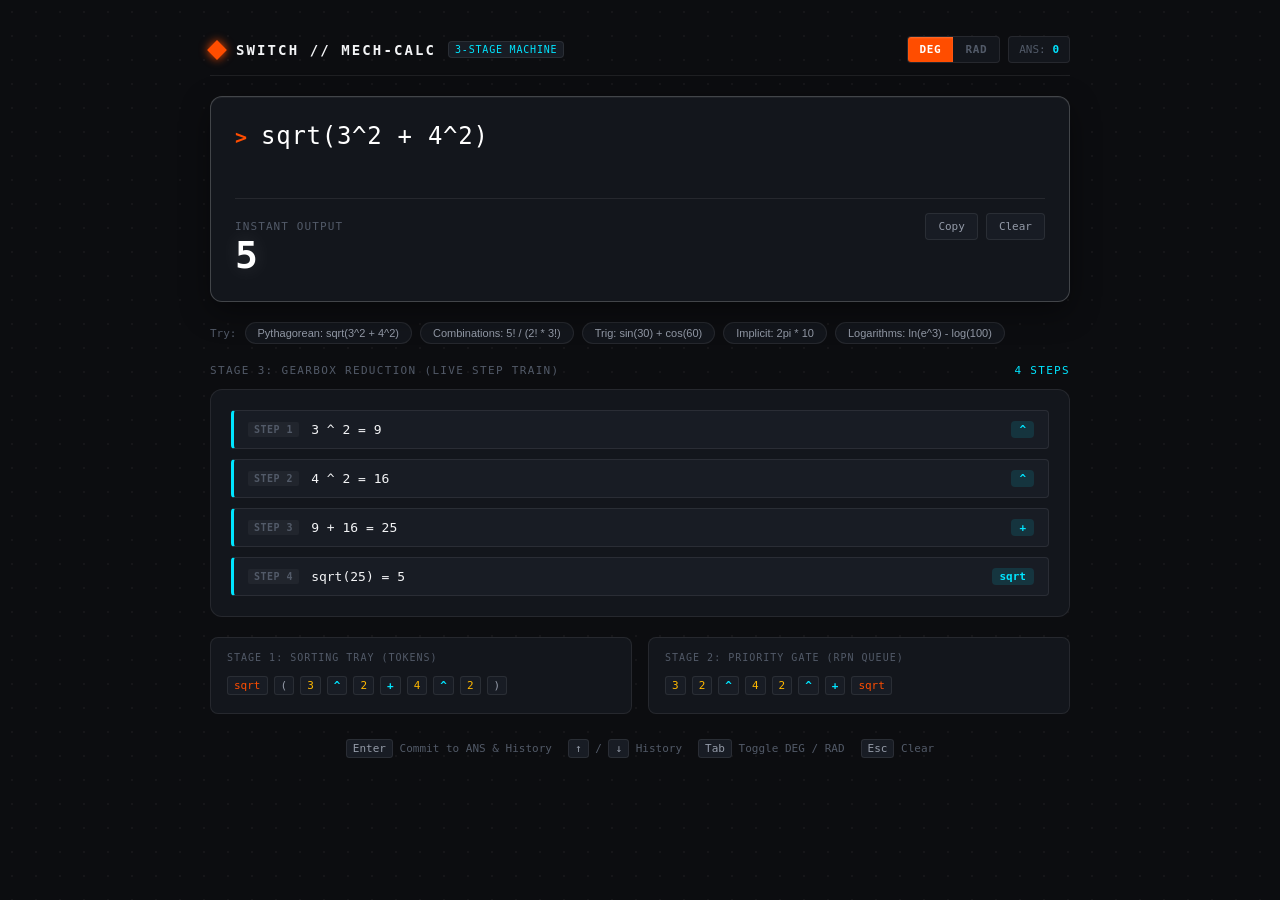
<file: index.html>
<!DOCTYPE html>
<html lang="en">
<head>
  <meta charset="UTF-8">
  <meta name="viewport" content="width=device-width, initial-scale=1.0">
  <meta name="description" content="Avant-Garde Mechanical Scientific Calculator. Pure no-magic 3-stage switch architecture with live mechanical step visualization.">
  <title>SWITCH // Mechanical Scientific Calculator</title>
  <link rel="stylesheet" href="style.css">
</head>
<body>
  <div class="app-container">
    
    <!-- Top Bar: Diagnostics & Status -->
    <header class="top-bar">
      <div class="brand">
        <span class="brand-icon"></span>
        <h1 class="brand-title">SWITCH // MECH-CALC</h1>
        <span class="brand-tag">3-Stage Machine</span>
      </div>

      <div class="status-controls">
        <div class="mode-toggle" id="mode-toggle" role="radiogroup" aria-label="Angle Measurement Mode">
          <button type="button" class="mode-btn active" id="btn-deg" data-mode="deg">DEG</button>
          <button type="button" class="mode-btn" id="btn-rad" data-mode="rad">RAD</button>
        </div>
        <div class="ans-badge" id="ans-badge">ANS: <span id="ans-val">0</span></div>
      </div>
    </header>

    <!-- Main Mechanical Console Deck -->
    <main class="console-deck">
      <div class="prompt-line">
        <span class="prompt-prefix">&gt;</span>
        <input 
          type="text" 
          id="formula-input" 
          class="formula-input" 
          placeholder="Type formula (e.g. 2 + sqrt(16) * 3 - sin(30))..." 
          autocomplete="off" 
          spellcheck="false"
          autofocus
        />
      </div>

      <!-- Character Alignment Marker / Error Arrow -->
      <div class="pointer-line" id="pointer-line" aria-hidden="true">
        <span class="pointer-arrow" id="pointer-arrow" style="display: none;">▲</span>
      </div>

      <!-- Dynamic Error Notification -->
      <div class="error-banner" id="error-banner">
        <span id="error-icon">⚠</span>
        <span id="error-text"></span>
      </div>

      <!-- Big Live Result -->
      <div class="answer-panel">
        <div>
          <div class="answer-label">Instant Output</div>
          <div class="answer-display soft" id="answer-display">—</div>
        </div>
        <div class="answer-actions">
          <button type="button" class="icon-btn" id="btn-copy" title="Copy answer to clipboard">Copy</button>
          <button type="button" class="icon-btn" id="btn-clear" title="Clear console">Clear</button>
        </div>
      </div>
    </main>

    <!-- Interactive Formula Chips -->
    <section class="quick-chips" aria-label="Example Formulas">
      <span style="font-size: 11px; color: var(--text-muted); align-self: center;">Try:</span>
      <button type="button" class="chip" data-expr="sqrt(3^2 + 4^2)">Pythagorean: sqrt(3^2 + 4^2)</button>
      <button type="button" class="chip" data-expr="5! / (2! * 3!)">Combinations: 5! / (2! * 3!)</button>
      <button type="button" class="chip" data-expr="sin(30) + cos(60)">Trig: sin(30) + cos(60)</button>
      <button type="button" class="chip" data-expr="2pi * 10">Implicit: 2pi * 10</button>
      <button type="button" class="chip" data-expr="ln(e^3) - log(100)">Logarithms: ln(e^3) - log(100)</button>
    </section>

    <!-- Stage 3: Live Gearbox Reduction Steps -->
    <section class="gearbox-section">
      <div class="section-header">
        <span>Stage 3: Gearbox Reduction (Live Step Train)</span>
        <span id="step-counter" style="color: var(--accent-cyan);">0 steps</span>
      </div>
      <div class="gear-rail" id="steps-rail">
        <div class="step-empty">Type an expression above to watch the mechanical gears turn...</div>
      </div>
    </section>

    <!-- Diagnostic Stage 1 & 2 Inspections -->
    <section class="inspection-panel">
      <!-- Stage 1: The Sorting Tray -->
      <div class="inspector-card">
        <div class="inspector-title">Stage 1: Sorting Tray (Tokens)</div>
        <div class="token-strip" id="stage1-tokens">
          <span style="color: var(--text-muted); font-size: 11px;">Waiting for input...</span>
        </div>
      </div>

      <!-- Stage 2: The Priority Gate -->
      <div class="inspector-card">
        <div class="inspector-title">Stage 2: Priority Gate (RPN Queue)</div>
        <div class="token-strip" id="stage2-queue">
          <span style="color: var(--text-muted); font-size: 11px;">Waiting for input...</span>
        </div>
      </div>
    </section>

    <!-- Keyboard Hotkeys Footer -->
    <footer class="keyboard-hints">
      <span><span class="kbd">Enter</span> Commit to ANS &amp; History</span>
      <span><span class="kbd">↑</span> / <span class="kbd">↓</span> History</span>
      <span><span class="kbd">Tab</span> Toggle DEG / RAD</span>
      <span><span class="kbd">Esc</span> Clear</span>
    </footer>

  </div>

  <!-- Pure No-Magic Scripts -->
  <script src="functions.js"></script>
  <script src="sorter.js"></script>
  <script src="gate.js"></script>
  <script src="gearbox.js"></script>
  <script src="app.js"></script>
</body>
</html>
</file>
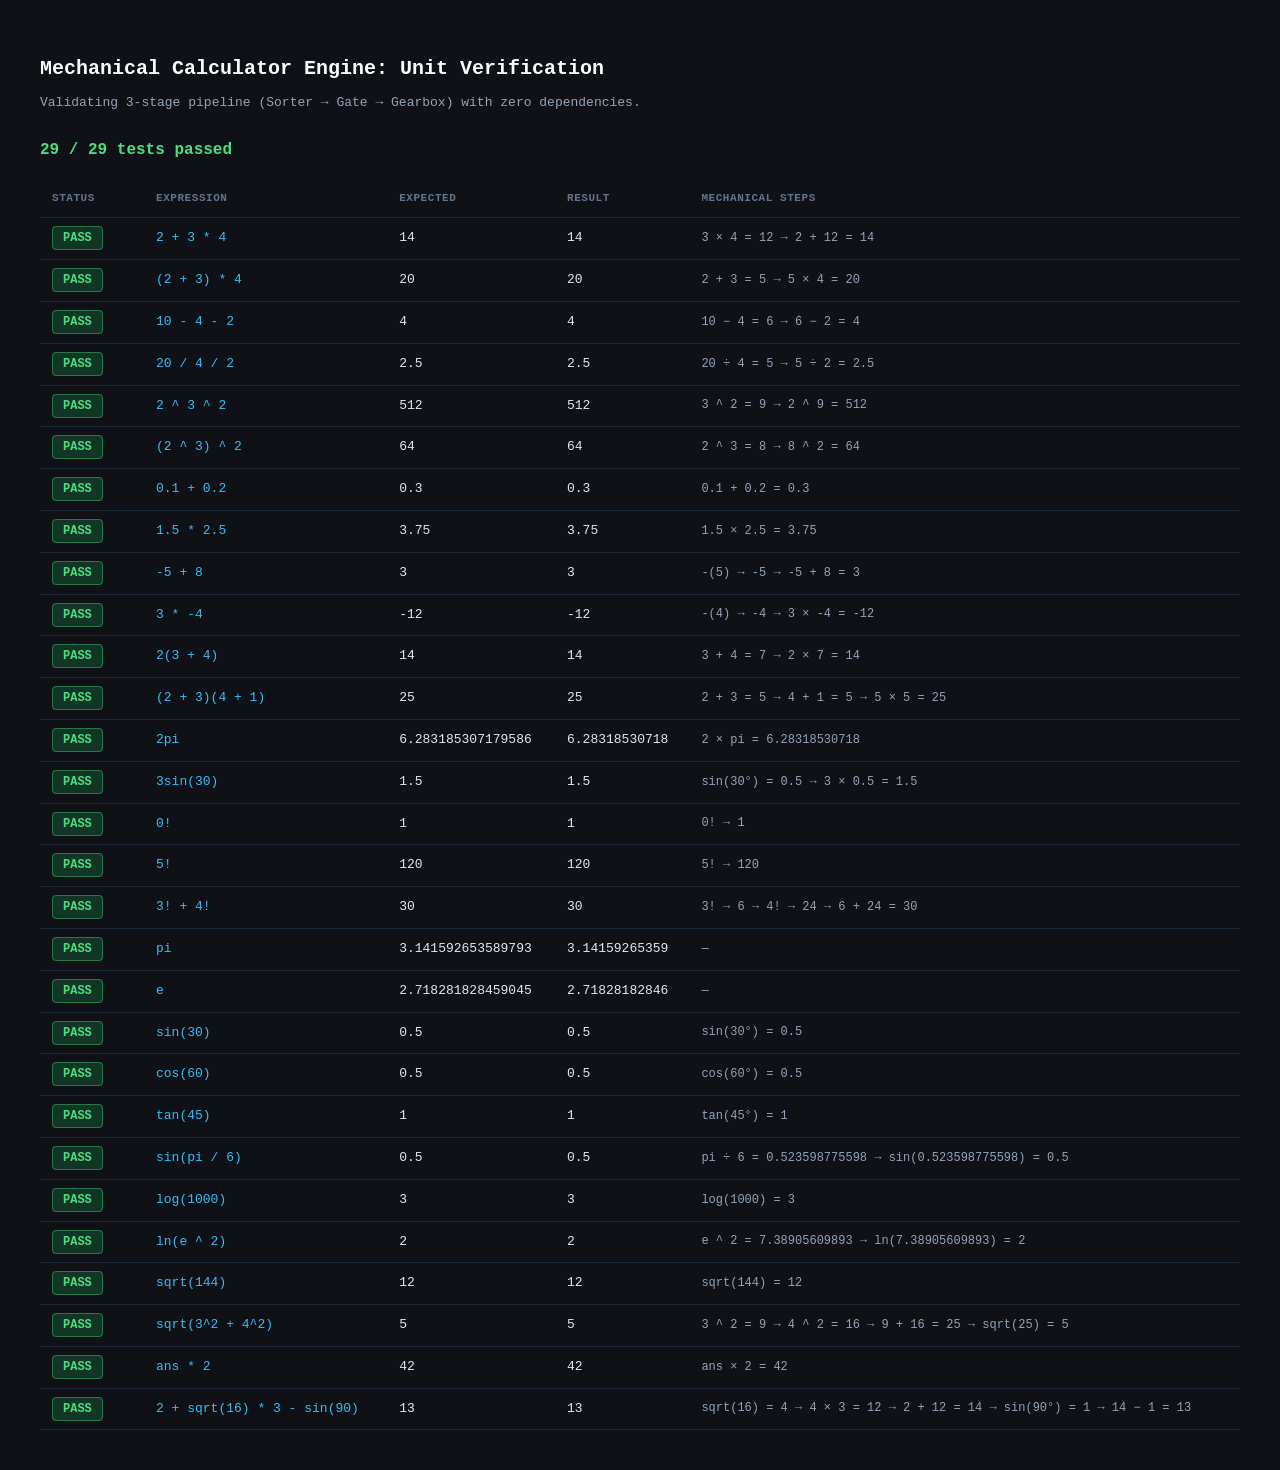
<file: tests.html>
<!DOCTYPE html>
<html lang="en">
<head>
  <meta charset="UTF-8">
  <title>Mechanical Calculator Engine — Verification Suite</title>
  <style>
    body {
      background: #0f1117;
      color: #e2e8f0;
      font-family: ui-monospace, SFMono-Regular, Menlo, Monaco, Consolas, monospace;
      padding: 32px;
      line-height: 1.6;
    }
    h1 { color: #f8fafc; font-size: 20px; margin-bottom: 8px; }
    .subtitle { color: #94a3b8; font-size: 13px; margin-bottom: 24px; }
    .badge { padding: 4px 10px; border-radius: 4px; font-weight: bold; font-size: 12px; }
    .badge-pass { background: rgba(34, 197, 94, 0.2); color: #4ade80; border: 1px solid rgba(74, 222, 128, 0.4); }
    .badge-fail { background: rgba(239, 68, 68, 0.2); color: #f87171; border: 1px solid rgba(248, 113, 113, 0.4); }
    table { width: 100%; border-collapse: collapse; margin-top: 16px; font-size: 13px; }
    th, td { text-align: left; padding: 10px 12px; border-bottom: 1px solid #1e293b; }
    th { color: #64748b; font-weight: 600; text-transform: uppercase; font-size: 11px; letter-spacing: 0.05em; }
    tr:hover { background: rgba(255, 255, 255, 0.02); }
    .expr { color: #38bdf8; }
    .steps { color: #94a3b8; font-size: 12px; }
  </style>
</head>
<body>
  <h1>Mechanical Calculator Engine: Unit Verification</h1>
  <div class="subtitle">Validating 3-stage pipeline (Sorter → Gate → Gearbox) with zero dependencies.</div>
  <div id="summary">Running tests...</div>
  <table>
    <thead>
      <tr>
        <th style="width: 80px;">Status</th>
        <th>Expression</th>
        <th>Expected</th>
        <th>Result</th>
        <th>Mechanical Steps</th>
      </tr>
    </thead>
    <tbody id="test-rows"></tbody>
  </table>

  <script src="functions.js"></script>
  <script src="sorter.js"></script>
  <script src="gate.js"></script>
  <script src="gearbox.js"></script>
  <script>
    function calc(expr, angleMode = 'deg', ans = 0) {
      const { tokens, error: sortErr } = tokenize(expr, ans);
      if (sortErr) return { answer: null, steps: [], error: sortErr };
      const { queue, error: gateErr } = parseToQueue(tokens);
      if (gateErr) return { answer: null, steps: [], error: gateErr };
      return evaluateQueue(queue, angleMode);
    }

    const testCases = [
      { expr: "2 + 3 * 4", expected: 14, desc: "Precedence: * before +" },
      { expr: "(2 + 3) * 4", expected: 20, desc: "Parentheses override" },
      { expr: "10 - 4 - 2", expected: 4, desc: "Left-associative subtraction" },
      { expr: "20 / 4 / 2", expected: 2.5, desc: "Left-associative division" },
      { expr: "2 ^ 3 ^ 2", expected: 512, desc: "Right-associative exponentiation: 2^(3^2)" },
      { expr: "(2 ^ 3) ^ 2", expected: 64, desc: "(2^3)^2" },
      { expr: "0.1 + 0.2", expected: 0.3, desc: "Precision cleanup (0.3)" },
      { expr: "1.5 * 2.5", expected: 3.75, desc: "Decimal multiplication" },
      { expr: "-5 + 8", expected: 3, desc: "Leading unary minus" },
      { expr: "3 * -4", expected: -12, desc: "Unary minus after multiply" },
      { expr: "2(3 + 4)", expected: 14, desc: "Implicit mult: 2(3+4)" },
      { expr: "(2 + 3)(4 + 1)", expected: 25, desc: "Implicit mult: (2+3)(4+1)" },
      { expr: "2pi", expected: 2 * Math.PI, desc: "Implicit mult: 2pi" },
      { expr: "3sin(30)", expected: 1.5, desc: "Implicit mult: 3sin(30)" },
      { expr: "0!", expected: 1, desc: "0! = 1" },
      { expr: "5!", expected: 120, desc: "5! = 120" },
      { expr: "3! + 4!", expected: 30, desc: "Factorial in arithmetic" },
      { expr: "pi", expected: Math.PI, desc: "Constant pi" },
      { expr: "e", expected: Math.E, desc: "Constant e" },
      { expr: "sin(30)", angle: "deg", expected: 0.5, desc: "sin(30 deg)" },
      { expr: "cos(60)", angle: "deg", expected: 0.5, desc: "cos(60 deg)" },
      { expr: "tan(45)", angle: "deg", expected: 1, desc: "tan(45 deg)" },
      { expr: "sin(pi / 6)", angle: "rad", expected: 0.5, desc: "sin(pi/6 rad)" },
      { expr: "log(1000)", expected: 3, desc: "log(1000)" },
      { expr: "ln(e ^ 2)", expected: 2, desc: "ln(e^2)" },
      { expr: "sqrt(144)", expected: 12, desc: "sqrt(144)" },
      { expr: "sqrt(3^2 + 4^2)", expected: 5, desc: "Pythagorean sqrt(3^2 + 4^2)" },
      { expr: "ans * 2", ans: 21, expected: 42, desc: "Previous ans memory" },
      { expr: "2 + sqrt(16) * 3 - sin(90)", angle: "deg", expected: 13, desc: "Complex chained calculation" }
    ];

    const tbody = document.getElementById('test-rows');
    let passed = 0;

    testCases.forEach(tc => {
      const res = calc(tc.expr, tc.angle || 'deg', tc.ans || 0);
      const isOk = !res.error && Math.abs(res.answer - tc.expected) < 1e-10;
      if (isOk) passed++;

      const tr = document.createElement('tr');
      tr.innerHTML = `
        <td><span class="badge ${isOk ? 'badge-pass' : 'badge-fail'}">${isOk ? 'PASS' : 'FAIL'}</span></td>
        <td class="expr">${tc.expr}</td>
        <td>${tc.expected}</td>
        <td>${res.error ? ('ERR: ' + res.error.message) : res.formattedAnswer}</td>
        <td class="steps">${(res.steps || []).map(s => s.desc).join(' &rarr; ') || '—'}</td>
      `;
      tbody.appendChild(tr);
    });

    document.getElementById('summary').innerHTML = `
      <strong style="color: ${passed === testCases.length ? '#4ade80' : '#f87171'}">
        ${passed} / ${testCases.length} tests passed
      </strong>
    `;
  </script>
</body>
</html>
</file>
<file: style.css>
/* style.css - Avant-Garde Mechanical Calculator UI */

:root {
  --bg-main: #0c0d10;
  --bg-card: #13161c;
  --bg-card-subtle: #181c24;
  --bg-hover: #1f242e;
  --border-subtle: rgba(255, 255, 255, 0.08);
  --border-active: rgba(255, 255, 255, 0.2);
  --border-accent: #ff4d00; /* Mechanical Safety Vermilion */

  --text-primary: #f3f4f6;
  --text-secondary: #949ba8;
  --text-muted: #525a68;
  
  --accent-vermilion: #ff4d00;
  --accent-vermilion-glow: rgba(255, 77, 0, 0.25);
  --accent-cyan: #00e5ff;
  --accent-cyan-subtle: rgba(0, 229, 255, 0.12);
  --accent-amber: #ffb800;
  --accent-green: #10b981;
  --accent-red: #ff3344;

  --font-mono: "SF Mono", "JetBrains Mono", "IBM Plex Mono", "Fira Code", Menlo, Monaco, Consolas, monospace;
  --font-sans: -apple-system, BlinkMacSystemFont, "Segoe UI", Roboto, sans-serif;

  --radius-sm: 4px;
  --radius-md: 8px;
  --radius-lg: 12px;
}

* {
  box-sizing: border-box;
  margin: 0;
  padding: 0;
}

body {
  background-color: var(--bg-main);
  background-image: 
    radial-gradient(rgba(255, 255, 255, 0.04) 1px, transparent 1px),
    linear-gradient(to bottom, rgba(12, 13, 16, 0.95), var(--bg-main));
  background-size: 24px 24px, 100% 100%;
  color: var(--text-primary);
  font-family: var(--font-mono);
  min-height: 100vh;
  display: flex;
  flex-direction: column;
  align-items: center;
  padding: 36px 20px 48px;
  -webkit-font-smoothing: antialiased;
}

.app-container {
  width: 100%;
  max-width: 860px;
  display: flex;
  flex-direction: column;
  gap: 20px;
}

/* Header bar */
.top-bar {
  display: flex;
  align-items: center;
  justify-content: space-between;
  padding-bottom: 12px;
  border-bottom: 1px solid var(--border-subtle);
}

.brand {
  display: flex;
  align-items: center;
  gap: 12px;
}

.brand-icon {
  width: 14px;
  height: 14px;
  background: var(--accent-vermilion);
  box-shadow: 0 0 10px var(--accent-vermilion);
  transform: rotate(45deg);
  display: inline-block;
}

.brand-title {
  font-size: 14px;
  letter-spacing: 0.15em;
  font-weight: 700;
  text-transform: uppercase;
  color: var(--text-primary);
}

.brand-tag {
  font-size: 10px;
  padding: 2px 6px;
  background: var(--bg-card-subtle);
  border: 1px solid var(--border-subtle);
  color: var(--accent-cyan);
  border-radius: var(--radius-sm);
  letter-spacing: 0.08em;
  text-transform: uppercase;
}

.status-controls {
  display: flex;
  align-items: center;
  gap: 8px;
}

.mode-toggle {
  background: var(--bg-card);
  border: 1px solid var(--border-subtle);
  border-radius: var(--radius-sm);
  display: flex;
  overflow: hidden;
  cursor: pointer;
  user-select: none;
}

.mode-btn {
  background: none;
  border: none;
  color: var(--text-muted);
  font-family: var(--font-mono);
  font-size: 11px;
  font-weight: 600;
  padding: 6px 12px;
  cursor: pointer;
  letter-spacing: 0.06em;
  transition: all 0.15s ease;
}

.mode-btn.active {
  background: var(--accent-vermilion);
  color: #fff;
  box-shadow: inset 0 1px 2px rgba(255, 255, 255, 0.2);
}

.mode-btn:hover:not(.active) {
  color: var(--text-secondary);
}

.ans-badge {
  font-size: 11px;
  color: var(--text-muted);
  background: var(--bg-card);
  border: 1px solid var(--border-subtle);
  padding: 6px 10px;
  border-radius: var(--radius-sm);
}

.ans-badge span {
  color: var(--accent-cyan);
  font-weight: 600;
}

/* Main Console / Input Deck */
.console-deck {
  background: var(--bg-card);
  border: 1px solid var(--border-subtle);
  border-radius: var(--radius-lg);
  padding: 24px;
  box-shadow: 0 10px 30px rgba(0, 0, 0, 0.4), inset 0 1px 0 rgba(255, 255, 255, 0.05);
  display: flex;
  flex-direction: column;
  gap: 16px;
  position: relative;
  transition: border-color 0.2s ease;
}

.console-deck:focus-within {
  border-color: var(--border-active);
}

.prompt-line {
  display: flex;
  align-items: baseline;
  gap: 14px;
}

.prompt-prefix {
  font-size: 20px;
  color: var(--accent-vermilion);
  font-weight: 700;
  user-select: none;
  line-height: 1;
}

.formula-input {
  width: 100%;
  background: transparent;
  border: none;
  outline: none;
  color: #ffffff;
  font-family: var(--font-mono);
  font-size: 24px;
  line-height: 1.3;
  letter-spacing: 0.03em;
  caret-color: var(--accent-vermilion);
}

.formula-input::placeholder {
  color: var(--text-muted);
  font-weight: 400;
  opacity: 0.6;
}

/* Caret/Error Pointer Line */
.pointer-line {
  position: relative;
  height: 14px;
  margin-left: 28px;
  display: flex;
  align-items: center;
  font-family: var(--font-mono);
  font-size: 13px;
  color: var(--accent-red);
}

.pointer-arrow {
  position: absolute;
  top: 0;
  transform: translateX(-50%);
  transition: left 0.1s ease;
  font-weight: 700;
  color: var(--accent-red);
}

.error-banner {
  display: none;
  background: rgba(255, 51, 68, 0.08);
  border: 1px solid rgba(255, 51, 68, 0.3);
  border-left: 3px solid var(--accent-red);
  color: #fca5a5;
  padding: 8px 12px;
  border-radius: var(--radius-sm);
  font-size: 12px;
  margin-top: 4px;
}

.error-banner.visible {
  display: flex;
  align-items: center;
  gap: 8px;
}

/* Big Answer Display */
.answer-panel {
  display: flex;
  align-items: baseline;
  justify-content: space-between;
  padding-top: 14px;
  border-top: 1px solid var(--border-subtle);
}

.answer-label {
  font-size: 11px;
  text-transform: uppercase;
  letter-spacing: 0.1em;
  color: var(--text-muted);
}

.answer-display {
  font-size: 38px;
  font-weight: 700;
  color: #ffffff;
  letter-spacing: 0.02em;
  word-break: break-all;
  text-shadow: 0 0 20px rgba(255, 255, 255, 0.15);
}

.answer-display.soft {
  color: var(--text-muted);
  font-size: 24px;
  font-weight: 400;
}

.answer-actions {
  display: flex;
  gap: 8px;
}

.icon-btn {
  background: var(--bg-card-subtle);
  border: 1px solid var(--border-subtle);
  color: var(--text-secondary);
  font-family: var(--font-mono);
  font-size: 11px;
  padding: 6px 12px;
  border-radius: var(--radius-sm);
  cursor: pointer;
  transition: all 0.15s ease;
}

.icon-btn:hover {
  background: var(--bg-hover);
  color: var(--text-primary);
  border-color: var(--border-active);
}

/* The Mechanical Gear Train Section */
.gearbox-section {
  display: flex;
  flex-direction: column;
  gap: 12px;
}

.section-header {
  display: flex;
  align-items: center;
  justify-content: space-between;
  font-size: 11px;
  text-transform: uppercase;
  letter-spacing: 0.12em;
  color: var(--text-muted);
}

.gear-rail {
  background: var(--bg-card);
  border: 1px solid var(--border-subtle);
  border-radius: var(--radius-lg);
  padding: 20px;
  display: flex;
  flex-direction: column;
  gap: 10px;
  min-height: 120px;
  position: relative;
}

.step-card {
  display: flex;
  align-items: center;
  justify-content: space-between;
  background: var(--bg-card-subtle);
  border: 1px solid var(--border-subtle);
  border-left: 3px solid var(--accent-cyan);
  border-radius: var(--radius-sm);
  padding: 10px 14px;
  font-size: 13px;
  animation: slideIn 0.2s cubic-bezier(0.16, 1, 0.3, 1);
  transition: all 0.15s ease;
}

.step-card:hover {
  background: var(--bg-hover);
  border-color: rgba(255, 255, 255, 0.15);
}

.step-meta {
  display: flex;
  align-items: center;
  gap: 12px;
}

.step-badge {
  font-size: 10px;
  font-weight: 700;
  color: var(--text-muted);
  background: rgba(255, 255, 255, 0.04);
  padding: 2px 6px;
  border-radius: 2px;
  letter-spacing: 0.05em;
}

.step-expr {
  color: var(--text-primary);
  font-weight: 500;
}

.step-op-tag {
  font-size: 11px;
  padding: 2px 8px;
  border-radius: var(--radius-sm);
  background: var(--accent-cyan-subtle);
  color: var(--accent-cyan);
  font-weight: 600;
}

.step-empty {
  color: var(--text-muted);
  font-size: 12px;
  display: flex;
  align-items: center;
  justify-content: center;
  padding: 30px;
  font-style: italic;
}

@keyframes slideIn {
  from {
    opacity: 0;
    transform: translateY(6px);
  }
  to {
    opacity: 1;
    transform: translateY(0);
  }
}

/* Mechanical Inspector: Stage 1 & 2 Diagnostics */
.inspection-panel {
  display: grid;
  grid-template-columns: 1fr 1fr;
  gap: 16px;
}

.inspector-card {
  background: var(--bg-card);
  border: 1px solid var(--border-subtle);
  border-radius: var(--radius-md);
  padding: 14px 16px;
  display: flex;
  flex-direction: column;
  gap: 8px;
}

.inspector-title {
  font-size: 10px;
  text-transform: uppercase;
  letter-spacing: 0.1em;
  color: var(--text-muted);
}

.token-strip {
  display: flex;
  flex-wrap: wrap;
  gap: 6px;
  min-height: 28px;
  align-items: center;
}

.token-pill {
  font-size: 11px;
  padding: 2px 6px;
  border-radius: 3px;
  background: var(--bg-card-subtle);
  border: 1px solid var(--border-subtle);
}

.token-pill.number { color: var(--accent-amber); }
.token-pill.operator { color: var(--accent-cyan); font-weight: bold; }
.token-pill.function { color: var(--accent-vermilion); }
.token-pill.bracket { color: var(--text-secondary); }

/* Quick Reference Cheatsheet & Chips */
.quick-chips {
  display: flex;
  flex-wrap: wrap;
  gap: 8px;
}

.chip {
  background: var(--bg-card);
  border: 1px solid var(--border-subtle);
  border-radius: 20px;
  padding: 4px 12px;
  font-size: 11px;
  color: var(--text-secondary);
  cursor: pointer;
  user-select: none;
  transition: all 0.15s ease;
}

.chip:hover {
  background: var(--bg-card-subtle);
  color: #fff;
  border-color: var(--accent-cyan);
}

.keyboard-hints {
  display: flex;
  flex-wrap: wrap;
  gap: 16px;
  justify-content: center;
  font-size: 11px;
  color: var(--text-muted);
  padding-top: 8px;
}

.kbd {
  background: var(--bg-card-subtle);
  border: 1px solid var(--border-subtle);
  padding: 2px 6px;
  border-radius: 3px;
  color: var(--text-secondary);
}

/* Responsive adjustments */
@media (max-width: 640px) {
  body {
    padding: 16px 12px 32px;
  }
  .formula-input {
    font-size: 18px;
  }
  .answer-display {
    font-size: 28px;
  }
  .inspection-panel {
    grid-template-columns: 1fr;
  }
}
</file>
